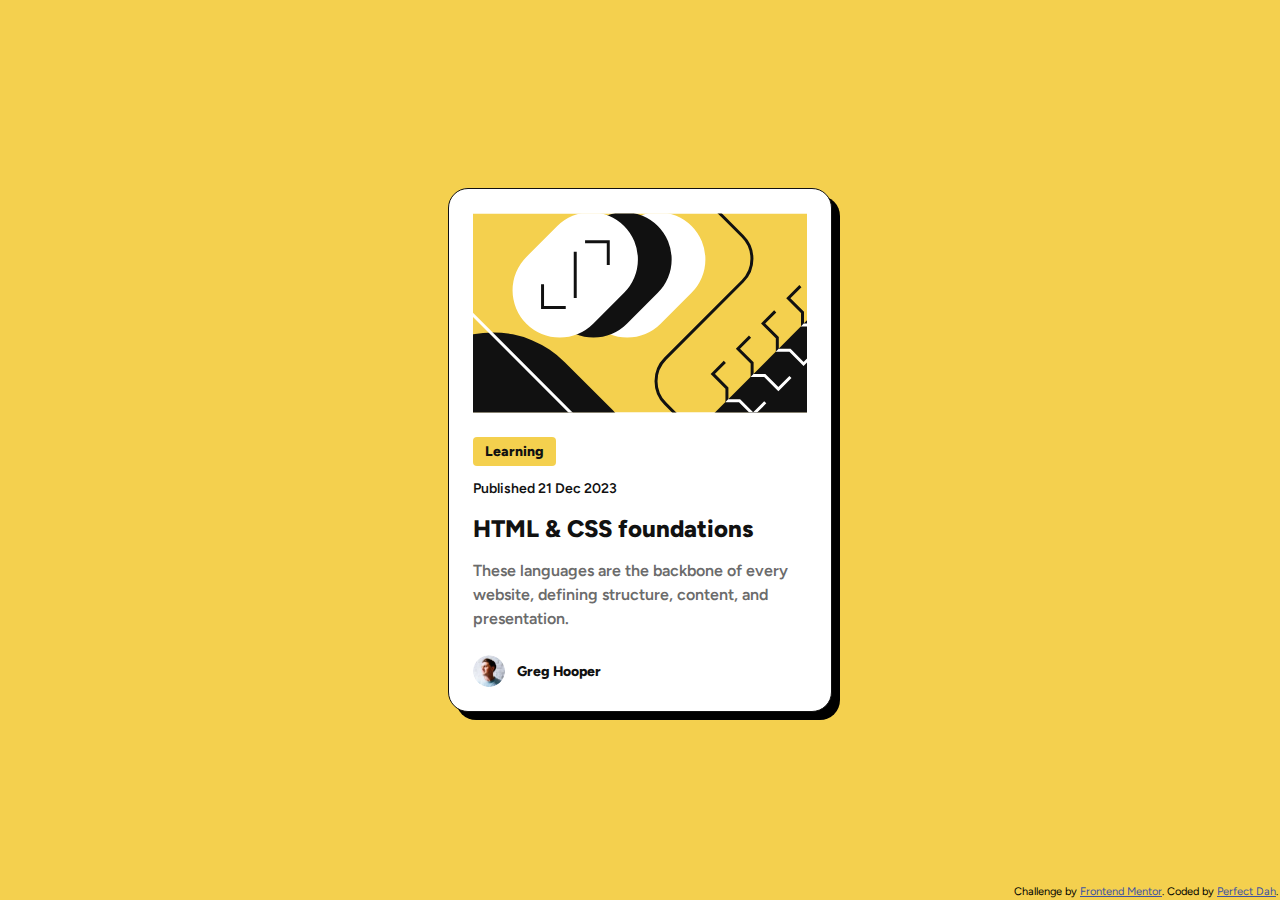
<file: blog-preview-card/index.html>
<!DOCTYPE html>
<html lang="en">
  <head>
    <meta charset="UTF-8" />
    <meta name="viewport" content="width=device-width, initial-scale=1.0" />
    <!-- displays site properly based on user's device -->

    <link
      rel="icon"
      type="image/png"
      sizes="32x32"
      href="./assets/images/favicon-32x32.png"
    />
    <link rel="stylesheet" href="styles.css" />
    <title>Frontend Mentor | Blog preview card</title>
  </head>
  <body>
    <main>
      <img
        id="illustration-article"
        src="assets/images/illustration-article.svg" alt="illustration"
      />
      <div class="content">
        <p class="category">Learning</p>

        <p class="published">Published 21 Dec 2023</p>

        <h1 class="title">HTML & CSS foundations</h1>

        <div class="description">
          <p>
            These languages are the backbone of every website, defining
            structure, content, and presentation.
          </p>
        </div>
      </div>
      <div class="author">
        <img src="assets/images/image-avatar.webp"  alt="image-avatar"/>
        <p>Greg Hooper</p>
      </div>
    </main>
    <footer>
    <div class="attribution">
      Challenge by
      <a href="https://www.frontendmentor.io?ref=challenge" target="_blank"
        >Frontend Mentor</a
      >. Coded by
      <a href="https://github.com/Perfect-Patience" target="_blank"
        >Perfect Dah</a
      >.
    </div>
  </footer>
  </body>
</html>
</file>
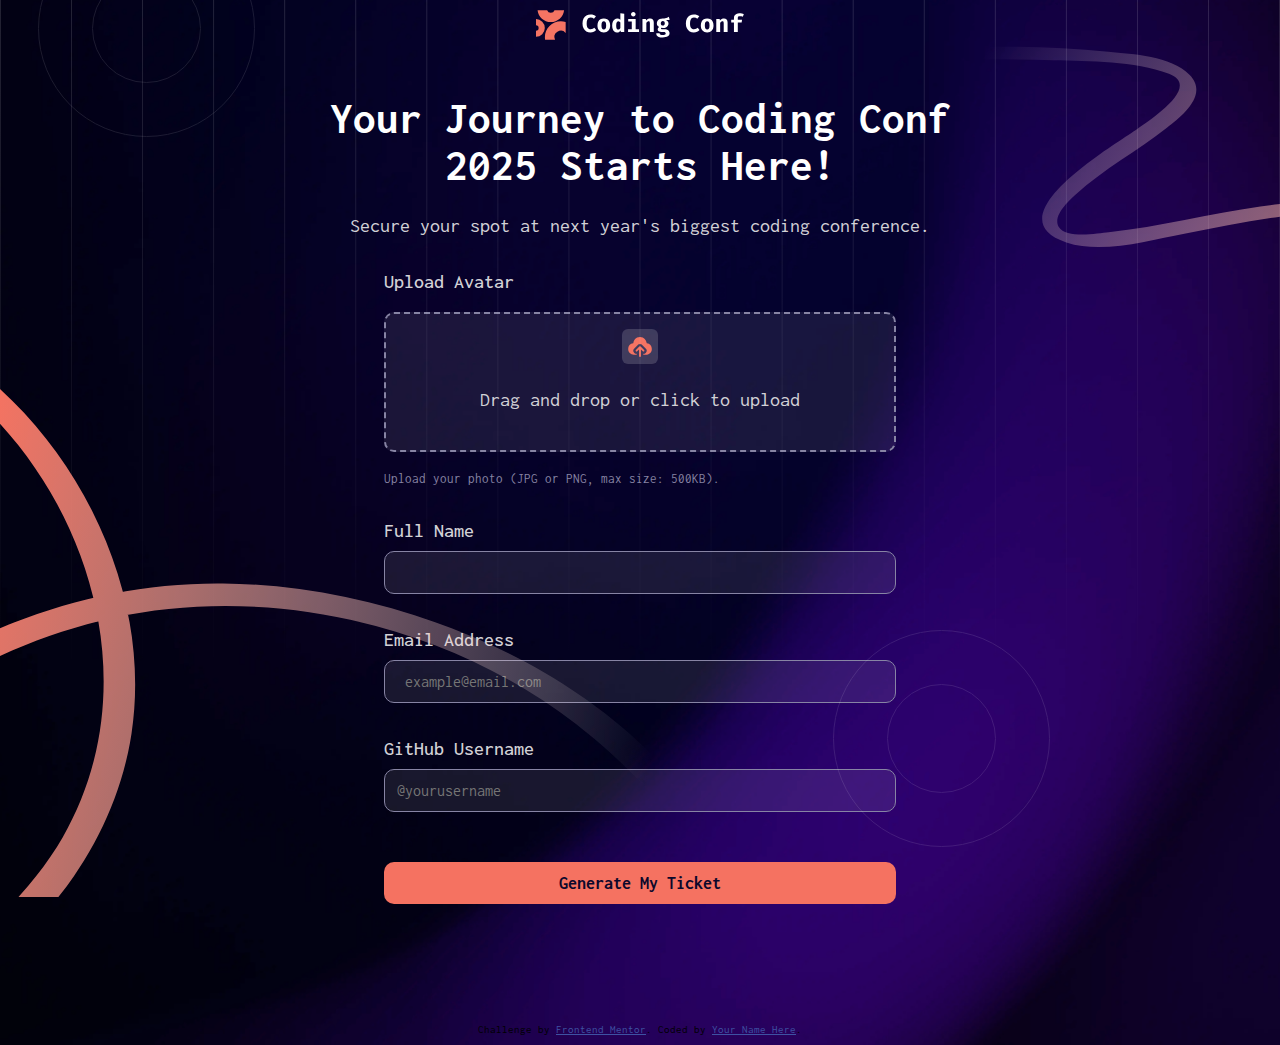
<file: conference-ticket-generator/index.html>
<!DOCTYPE html>
<html lang="en">
  <head>
    <meta charset="UTF-8" />
    <meta name="viewport" content="width=device-width, initial-scale=1.0" />
    <!-- displays site properly based on user's device -->

    <link
      rel="icon"
      type="image/png"
      sizes="32x32"
      href="./assets/images/favicon-32x32.png"
    />
    <link rel="stylesheet" href="styles.css" />
    <title>Frontend Mentor | Conference ticket generator</title>

    <!-- Feel free to remove these styles or customise in your own stylesheet 👍 -->
    <style>
      .attribution {
        font-size: 11px;
        text-align: center;
      }
      .attribution a {
        color: hsl(228, 45%, 44%);
      }
    </style>
  </head>
  <body>
    <header>
      <img src="assets/images/logo-full.svg" alt="logo" />
    </header>
    <main>
      <div class="O-hidden abs">
        <img src="assets/images/pattern-lines.svg" alt="design" />
      </div>
      <div class="abs">
        <img src="assets/images/pattern-circle.svg" alt="design" />
      </div>
      <div class=" abs">
        <img src="assets/images/pattern-circle.svg" alt="design" />
      </div>

      <div class="abs">
        <img
          src="assets/images/pattern-squiggly-line-top.svg"
          alt="design"
        />
      </div>
     
      <!-- <img src="" alt="" class="abs"> -->
      <section id="form-section">
        <!-- Form starts -->

        <h2>Your Journey to Coding Conf 2025 Starts Here!</h2>
        <p class="subtitle">
          Secure your spot at next year's biggest coding conference.
        </p>
        <form id="ticket-form">
          <div class="form-group">
            <p class="form-label">Upload Avatar</p>
            <div id="avatar-dropbox">
              <label for="avatar">
                <div class="upload-logo">
                  <img src="assets/images/icon-upload.svg" alt="upload image" />
                </div>
                <input type="file" id="avatar" accept="image/*" hidden />

                <p>Drag and drop or click to upload</p>
              </label>
            </div>
            <p class="caution-txt">
              Upload your photo (JPG or PNG, max size: 500KB).
            </p>
          </div>
          <div class="form-group">
            <label for="name " class="form-label"> Full Name </label>
            <input id="name" />
          </div>
          <div class="form-group">
            <label for="email" class="form-label"> Email Address </label>
            <input type="email" id="email" placeholder=" example@email.com" />
          </div>
          <div class="form-group">
            <label for="git-username" class="form-label">
              GitHub Username
            </label>
            <input id="git-username" placeholder="@yourusername" />
          </div>
          <div class="form-group"></div>

          <input type="submit" value="Generate My Ticket" />
        </form>
        <!-- Form ends -->
      </section>
      <section id="ticket" hidden>
        <!-- Generated tickets starts -->

        Congrats,
        <!-- Full Name -->! Your ticket is ready. We've emailed your ticket to
        <!-- Email Address -->
        and will send updates in the run up to the event. Coding Conf Jan 31,
        2025 / Austin, TX

        <!-- Generated tickets ends --->
      </section>
     
    </main>
    <div class=" hide">
      <img
        src="assets/images/pattern-squiggly-line-bottom.svg"
        alt="design"
      />
    </div>
    <div class="attribution">
      Challenge by
      <a href="https://www.frontendmentor.io?ref=challenge">Frontend Mentor</a>.
      Coded by <a href="#">Your Name Here</a>.
    </div>
  </body>
</html>
</file>
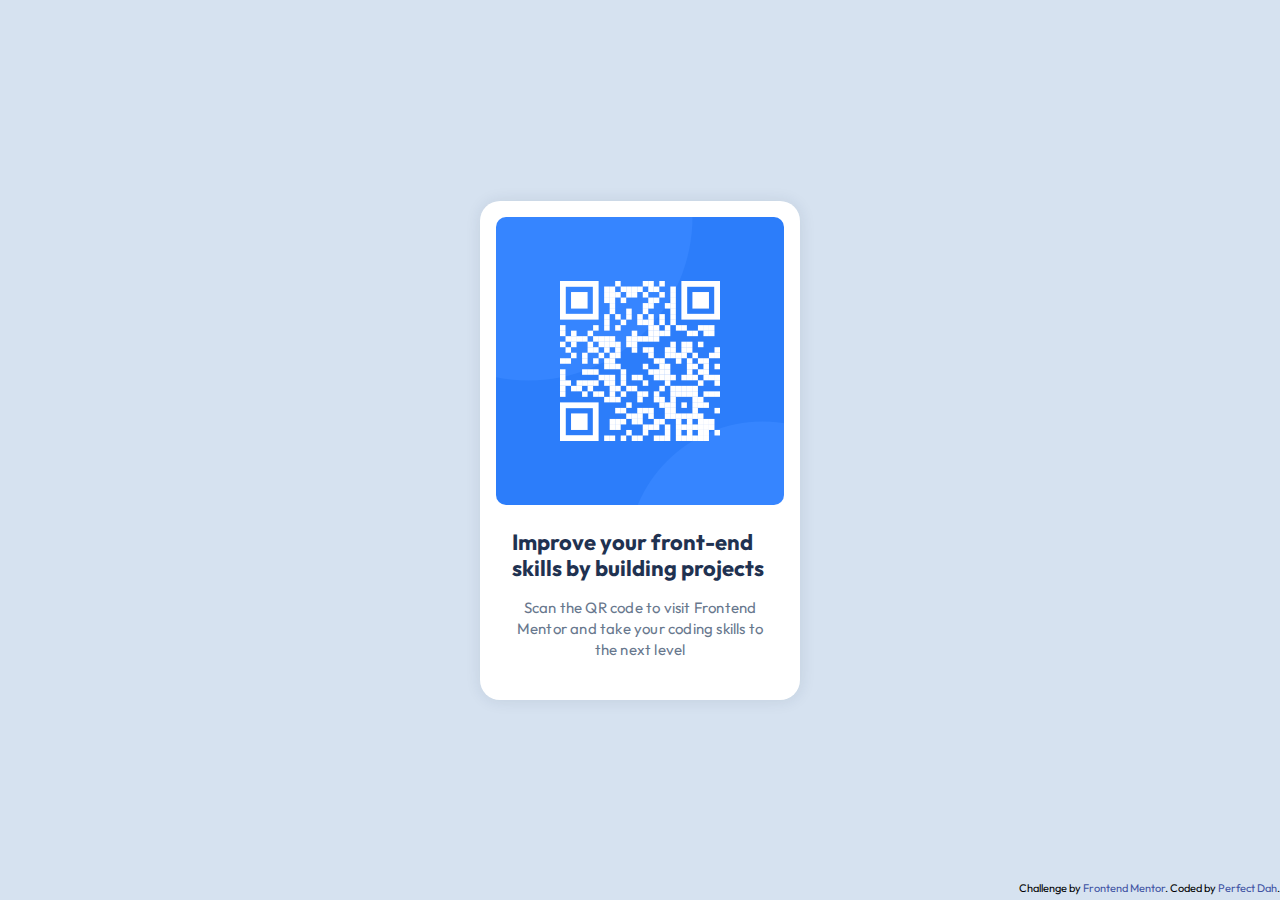
<file: qr-code-component/index.html>
<!DOCTYPE html>
<html lang="en">
  <head>
    <meta charset="UTF-8" />
    <meta name="viewport" content="width=device-width, initial-scale=1.0" />
    <!-- displays site properly based on user's device -->
    <link rel="preconnect" href="https://fonts.googleapis.com" />
    <link rel="preconnect" href="https://fonts.gstatic.com" crossorigin />
    <link
      href="https://fonts.googleapis.com/css2?family=Outfit:wght@100..900&display=swap"
      rel="stylesheet"
    />
    <link
      rel="icon"
      type="image/png"
      sizes="32x32"
      href="./images/favicon-32x32.png"
    />
    <link rel="stylesheet" href="styles.css" />

    <title>Frontend Mentor | QR code component</title>

    
  </head>
  <body>
    <main class="container">
      <img src="./images/image-qr-code.png" alt="QR-CODE" />
      <div class="text">
        <h1 class="primary-text">
          Improve your front-end skills by building projects
        </h1>
        <p class="secondary-text">
          Scan the QR code to visit Frontend Mentor and take your coding skills
          to the next level
        </p>
      </div>
    </main>

    <footer class="attribution">
    Challenge by <a href="https://www.frontendmentor.io?ref=challenge" target="_blank">Frontend Mentor</a>. 
    Coded by <a href="https://github.com/Perfect-Patience">Perfect Dah</a>.
    </footer>
  </body>
</html>
</file>
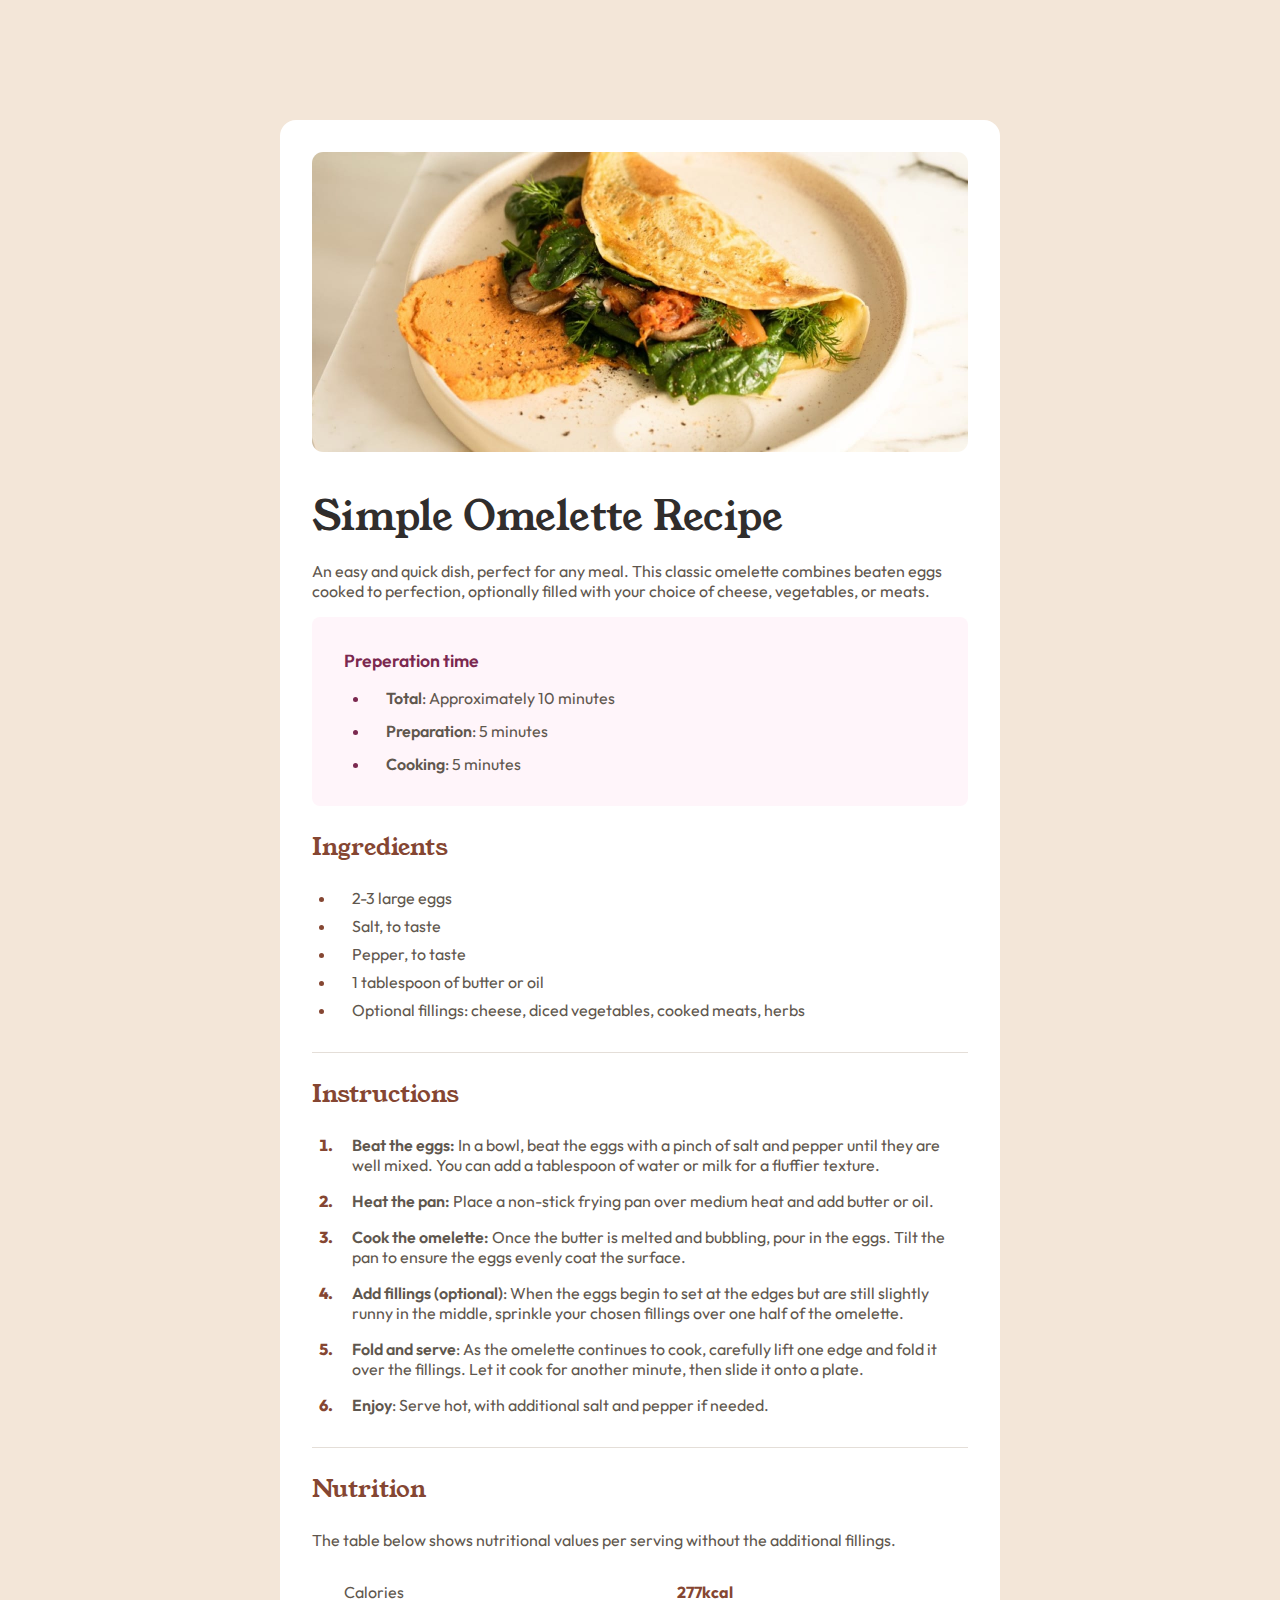
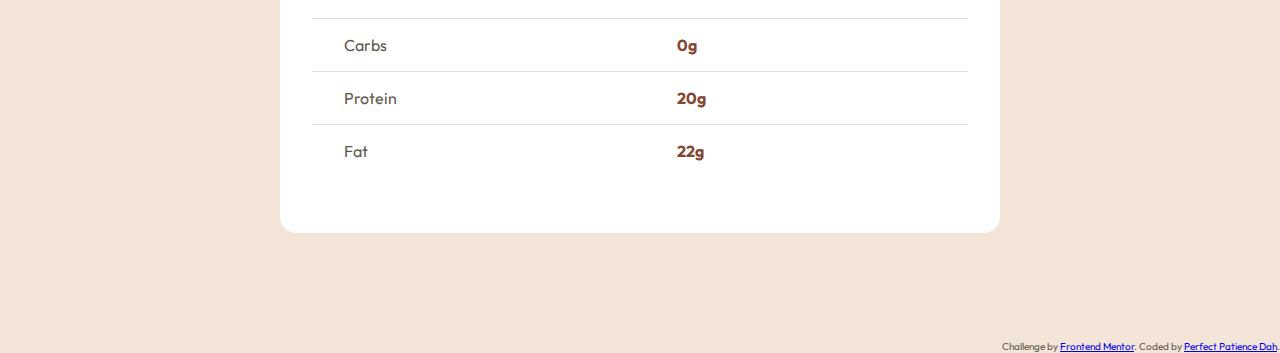
<file: recipe-page/index.html>
<!DOCTYPE html>
<html lang="en">
  <head>
    <meta charset="UTF-8" />
    <meta name="viewport" content="width=device-width, initial-scale=1.0" />
    <!-- displays site properly based on user's device -->

    <link
      rel="icon"
      type="image/png"
      sizes="32x32"
      href="./assets/images/favicon-32x32.png"
    />

    <title>Frontend Mentor | Recipe page</title>
    <link rel="stylesheet" href="styles.css" />
  </head>
  <body>
    <main>
      <section>
        <img src="assets/images/image-omelette.jpeg" />
        <h1>Simple Omelette Recipe</h1>
        <p>
          An easy and quick dish, perfect for any meal. This classic omelette
          combines beaten eggs cooked to perfection, optionally filled with your
          choice of cheese, vegetables, or meats.
        </p>
        <div class="prep">
          <h2>Preperation time</h2>
          <ul>
            <li><span>Total</span>: Approximately 10 minutes</li>
            <li><span>Preparation</span>: 5 minutes</li>
            <li><span>Cooking</span>: 5 minutes</li>
          </ul>
        </div>
      </section>
      <section class="ingredients">
        <h2>Ingredients</h2>
        <ul>
          <li>2-3 large eggs</li>
          <li>Salt, to taste</li>
          <li>Pepper, to taste</li>
          <li>1 tablespoon of butter or oil</li>
          <li>
            Optional fillings: cheese, diced vegetables, cooked meats, herbs
          </li>
        </ul>
      </section>
      <section class="instructions">
        <h2>Instructions</h2>
        <ol>
          <li>
            <span>Beat the eggs:</span> In a bowl, beat the eggs with a pinch of
            salt and pepper until they are well mixed. You can add a tablespoon
            of water or milk for a fluffier texture.
          </li>
          <li>
            <span>Heat the pan:</span> Place a non-stick frying pan over medium
            heat and add butter or oil.
          </li>
          <li>
            <span>Cook the omelette:</span> Once the butter is melted and
            bubbling, pour in the eggs. Tilt the pan to ensure the eggs evenly
            coat the surface.
          </li>
          <li>
            <span>Add fillings (optional)</span>: When the eggs begin to set at
            the edges but are still slightly runny in the middle, sprinkle your
            chosen fillings over one half of the omelette.
          </li>
          <li>
            <span>Fold and serve</span>: As the omelette continues to cook,
            carefully lift one edge and fold it over the fillings. Let it cook
            for another minute, then slide it onto a plate.
          </li>
          <li>
            <span>Enjoy</span>: Serve hot, with additional salt and pepper if
            needed.
          </li>
        </ol>
      </section>
      <section class="nutrition">
        <h2>Nutrition</h2>
        <p>
          The table below shows nutritional values per serving without the
          additional fillings.
        </p>
        <table>
          <thead>
            <tr>
              <th>Calories</th>
              <th>277kcal</th>
            </tr>
          </thead>
          <tbody>
            <tr>
              <td>Carbs</td>
              <td>0g</td>
            </tr>
            <tr>
              <td>Protein</td>
              <td>20g</td>
            </tr>
            <tr>
              <td>Fat</td>
              <td>22g</td>
            </tr>
          </tbody>
        </table>
      </section>
    </main>

    <footer>
      <div class="attribution">
        Challenge by
        <a href="https://www.frontendmentor.io?ref=challenge" target="_blank"
          >Frontend Mentor</a
        >. Coded by <a href="https://github.com/Perfect-Patience">Perfect Patience Dah</a>.
      </div>
    </footer>
  </body>
</html>
</file>
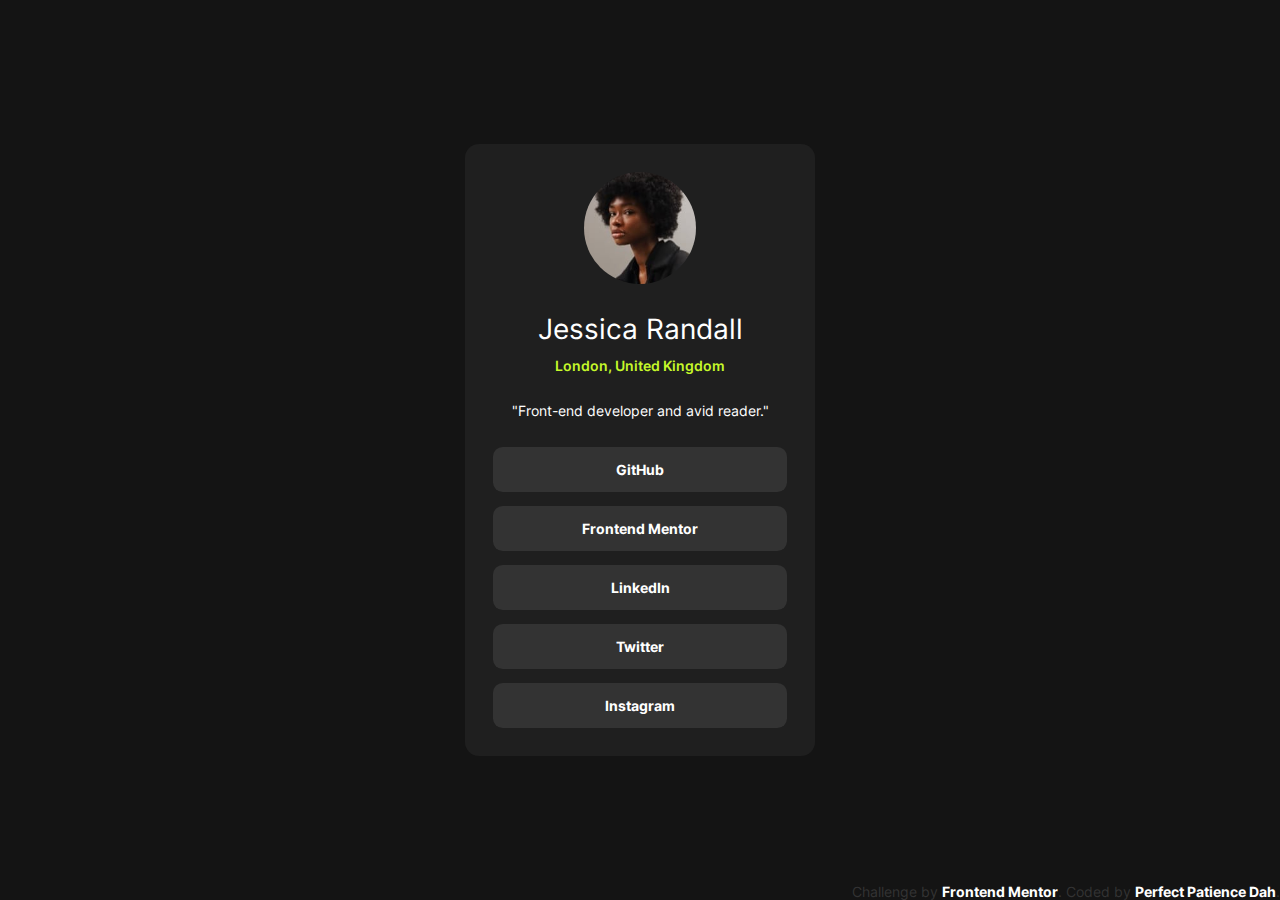
<file: social-links-profile/index.html>
<!DOCTYPE html>
<html lang="en">
  <head>
    <meta charset="UTF-8" />
    <meta name="viewport" content="width=device-width, initial-scale=1.0" />
    <!-- displays site properly based on user's device -->

    <link
      rel="icon"
      type="image/png"
      sizes="32x32"
      href="./assets/images/favicon-32x32.png"
    />

    <link rel="stylesheet" href="styles.css" />

    <title>Frontend Mentor | Social links profile</title>

    <!-- Feel free to remove these styles or customise in your own stylesheet 👍 -->
  </head>
  <body>
    <main>
      <div class="container">
        <img src="assets/images/avatar-jessica.jpeg" alt="a picture of a woman" />
        <div>
        <h1>Jessica Randall</h1>
        <p>London, United Kingdom</p>
      </div>
        <p>"Front-end developer and avid reader."</p>
        <div class="social-media">
          <a href="#" class="button">
            <div>GitHub</div> </a
          ><a href="#" class="button">
            <div>Frontend Mentor</div> </a
          ><a href="#" class="button">
            <div>LinkedIn</div> </a
          ><a href="#" class="button">
            <div>Twitter</div> </a
          ><a href="#" class="button">
            <div>Instagram</div>
          </a>
        </div>
      </div>
      <div class="attribution">
        Challenge by
        <a href="https://www.frontendmentor.io?ref=challenge" target="_blank"
          >Frontend Mentor</a
        >. Coded by
        <a href="https://github.com/Perfect-Patience">Perfect Patience Dah</a>.
      </div>
    </main>

  </body>
</html>
</file>
<file: blog-preview-card/styles.css>
@font-face {
  font-family: "figtree";
  src: url(assets/fonts/Figtree-VariableFont_wght.ttf);
}

@font-face {
  font-family: "figtree-extra-bold";
  src: url(assets/fonts/static/Figtree-ExtraBold.ttf);
}

@font-face {
  font-family: "figtree-medium";
  src: url(assets/fonts/static/Figtree-SemiBold.ttf);
}

:root {
  --white: #ffffff;
  --gray-950: #111111;
  --gray-500: #6b6b6b;
  --yellow: #f4d04e;
  --text-preset3-line-height: 150%;
  --text-preset3-letter-spacing: 0px;
  --text-preset3-font-size: 14px;

  --text-preset2-line-height: 150%;
  --text-preset2-letter-spacing: 0px;
  --text-preset2-font-size: 16px;

  --text-preset1-line-height: 150%;
  --text-preset1-letter-spacing: 0px;
  --text-preset1-font-size: 24px;
}

* {
  padding: 0;
  margin: 0;
  box-sizing: border-box;
}
body {
  background-color: var(--yellow);
  font-family: figtree;
  height: 100vh;
  width: 100vw;
  display: flex;
  align-items: center;
  justify-content: center;
}

main {
  background-color: var(--white);
  padding: 24px;
  border-radius: 20px;
  /* width: clamp( 327px, 12vw,384px); */
  width: clamp(327px, 0.75vw, 384px);
  width: 384px;
  height: fit-content;
  display: grid;
  row-gap: 24px;
  box-shadow: 8px 8px 0;
  border: 1px solid var(--gray-950);
}
.content {

  height: fit-content;
  display: grid;
  row-gap: 12px;
}
#illustration-article, .content{
    width: fit-content;
}
#illustration-article {
  height: 200px;
  /* width: 336px; */
}

.category {
  background-color: var(--yellow);
  padding: 4px 12px;
  border-radius: 4px;
  width: fit-content;
  color: var(--gray-950);
  line-height: var(--text-preset3-line-height);
  letter-spacing: var(--text-preset3-letter-spacing);
}
.category,
.title,
.author p {
  font-family: figtree-extra-bold;
}
.published {
    width: fit-content;
  color: var(--gray-950);
  line-height: var(--text-preset3-line-height);
  letter-spacing: var(--text-preset3-letter-spacing);
}

.published,
.category {
  font-size: clamp(12px, 3vw, var(--text-preset3-font-size));
}

.title {
  color: var(--gray-950);
  font-size: clamp(20px, 5.3vw, var(--text-preset1-font-size));
  line-height: var(--text-preset1-line-height);
  letter-spacing: var(--text-preset1-letter-spacing);
}

.title:hover {
  cursor: pointer;
  color: var(--yellow);
}

.description {
  color: var(--gray-500);
  width: inherit;
  height: fit-content;
}

.description p {
  font-size: clamp(14px, 3.5vw, 16px);
  line-height: var(--text-preset2-line-height);
  letter-spacing: var(--text-preset2-letter-spacing);
}

.author {
  display: flex;
  align-items: center;
  gap: 12px;
  width: fit-content;
  height: fit-content;
}

.author img {
  width: 32px;
  height: 32px;
  border-radius: 100%;
}

.author p {
  color: var(--gray-950);
  font-size: var(--text-preset3-font-size);
  line-height: var(--text-preset3-line-height);
  letter-spacing: var(--text-preset3-letter-spacing);
  width: auto;
}

.published,
.description {
  font-family: figtree-medium;
}

.attribution {
  position: absolute;
  right: 2px;
  bottom: 2px;
  font-size: 11px;
}
.attribution a {
  color: hsl(228, 45%, 44%);
}
</file>
<file: conference-ticket-generator/styles.css>
@font-face {
    font-family: "inconsolata" ;
    src: url(assets/fonts/Inconsolata-VariableFont_wdth\,wght.ttf);
}
:root{

    --transparent-color: rgba(255, 255, 255, 0.089);
    --neutral-0: hsl(0, 0%, 100%);
    --neutral-300: hsl(252, 6%, 83%);
    --neutral-500: hsl(245, 15%, 58%);
    --neutral-700: hsl(245, 19%, 35%);
    --neutral-900: hsl(248, 70%, 10%);

    --orange-500: hsl(7, 88%, 67%);
    --orange-700: hsl(7, 71%, 60%);

    
}

*{
    margin: 0;
    padding: 0;
    box-sizing: border-box;
    font-family: "inconsolata";
    
}

body{
    padding: 10px 0;
    width: 100vw;
    display: flex;
    align-items: center;
    flex-direction: column;
    justify-content: center;
    background-image:url(assets/images/background-desktop.png) ;
    background-repeat: no-repeat;
    background-size: cover;
    background-position: center center;
    height: 100%;
    overflow-x: hidden;
}

header{
height: 35px;
}

main{
    padding-top: 50px;
    display: flex;
    justify-content: center;
    flex-direction: column;
    align-items: center;
    
}

#form-section{
    text-align: center;
    max-width: 65%;
    
}


#form-section h2{
    color: var(--neutral-0);
    font-size: 2.8rem;
}
.subtitle{
    font-size: 20px;
    margin: 1.6rem 0;
    color: var(--neutral-300);
    font-weight: 400;
}
#ticket-form{
    width: 76%;
    margin: auto;
    text-align: left;
    display: grid;
    gap: 15px;
    margin-bottom: 100px;
    z-index: 1000;
}


#avatar-dropbox{
    margin: 10px 0;
    border-radius: 10px;
    width: 100%;
    height: 140px;
    border: dashed var(--neutral-500) 2px;
    padding: 15px;
    background-color:rgba(255, 255, 255, 0.082);
}

#avatar-dropbox label{
    display: flex;
    align-items: center;
    flex-direction: column;
    gap: 25px;
    color: var(--neutral-300);
}

#avatar-dropbox label p{
    font-size: 20px;
}

.upload-logo{
    width: 2.2rem;
    height: 2.2rem;
    padding: 0.15rem;
    background-color: rgba(255, 255, 255, 0.164);
    border-radius: 6px;
}

.upload-logo img{
    width: 100%;
    height: 100%;
    object-fit: cover;

}

#avatar-dropbox p{
    font-size: small;
}

.caution-txt{
font-size: small;
    color: var(--neutral-500);
}

.form-group{
    margin-bottom: 10px;
    display: flex;
    flex-direction: column;
    gap: 10px;
}
.form-group input{
    width: 100%;
    padding: 12px;
    background-color: var(--transparent-color);
    border: solid var(--neutral-500) 1px;
    outline: none;
    box-shadow: none;
    border-radius: 10px;
    font-size: 1rem;
    color: var(--neutral-300);
    

    
}

.form-label{
    font-weight: 500;
    font-size: 20px;
    color: var(--neutral-300);
    margin-top: 10px;
}

Input[type="submit"]{
    width: 100%;
    background-color: var(--orange-500);
    font-size: 1.1rem;
    padding: 12px;
    border: none;
    border-radius: 10px;
    color: var(--neutral-900);
    font-weight: 700;
    margin-bottom: 20px;
    
}
.abs{
    position: absolute;
    overflow: hidden;
}

.abs:nth-of-type(1){
    top: 0;
    left: 0;
}

.O-hidden{
    overflow: hidden;
    width: 100vw;
}

.O-hidden img{
    width: 100%;
    
}
 
.abs:nth-of-type(2){
    top: -80px;
    left: 3vw;
}

.abs:nth-of-type(3){
    top: 70vh;
    right: 18vw;
}

.abs:nth-of-type(4){
    top: 40px;
    right: 0;
}


.hide{
    position: fixed;
    height: auto;
    width: auto;
    left: 0;
    bottom: 0;
    overflow: hidden;
}

.abs:nth-last-of-type(5) img{
height: 100%;
object-fit: cover;
width: 100%;
}
</file>
<file: qr-code-component/styles.css>
:root{
    --white: hsl(0, 0%, 100%);
    --slate-300: hsl(212, 45%, 89%);
    --slate-500: hsl(216, 15%, 48%);
    --slate-900: hsl(218, 44%, 22%);
}

*{
    box-sizing: border-box;
    padding: 0;
    margin: 0;
}

body{
    height: 100vh;
    width: 100vw;
    background-color: var(--slate-300);
    font-family: "Outfit", serif;
    display: flex;
}

.container{
    background-color: var(--white);
    width: 320px;
    height: 499px;
    min-width: 290px;
    padding: 16px 16px 40px 16px;
    border-radius: 20px;
    margin: auto;
    box-shadow: 0.5px 0.5px 15px 0.5px rgba(31, 49, 79, 0.1);
}


.container img{
    width: 100%;
    border-radius: 10px;
    margin-bottom: 20px;
}


.container p{
    text-align: center;
    
}

.text{
    padding:  0 16px;
}

.primary-text{
    color: var(--slate-900);
    font-size: 22px;
    font-weight: 700;
    line-height: 120%;
    letter-spacing: 0px;
}


.secondary-text{
    margin-top: 16px;
    color: var(--slate-500);
    font-size: 15px;
    line-height: 140%;
    letter-spacing:0.2px ;
    font-weight: 400;
}

.attribution {
    font-size: 11px;
    text-align: center;
    position: absolute;
    bottom: 5px;
    right: 0;
}

.attribution a{
    color: hsl(228, 45%, 44%);
    text-decoration:solid;
}
</file>
<file: recipe-page/styles.css>
:root {
  --white: hsl(0, 0%, 100%);
  --stone-100: hsl(30, 54%, 90%);
  --stone-150: hsl(30, 18%, 87%);
  --stone-600: hsl(30, 10%, 34%);
  --stone-900: hsl(24, 5%, 18%);
  --brown-800: hsl(14, 45%, 36%);
  --rose-800: hsl(332, 51%, 32%);
  --rose-50: hsl(330, 100%, 98%);
}

@font-face {
  font-family: "Outfit";
  src: url("assets/fonts/outfit/Outfit-VariableFont_wght.ttf")
    format("truetype");
}
@font-face {
  font-family: "young serif";
  src: url("assets/fonts/young-serif/YoungSerif-Regular.ttf") format("truetype");
}

* {
  margin: 0;
  padding: 0;
  box-sizing: border-box;
}

body {
  background-color: var(--stone-100);
  color: var(--stone-600);
  width: 100vw;
  display: flex;
  align-items: center;
  justify-content: center;
  padding: 7.5rem 0;
  position: relative;
  font-family: "Outfit";
}

main {
  max-width: 45rem;
  padding: 2rem;
  background-color: var(--white);
  border-radius: 1rem;
}

main section:nth-of-type(1) > div {
  padding: 2rem;
  background-color: var(--rose-50);
  border-radius: 0.5rem;
}

.prep h2 {
  font-weight: 600;
  color: var(--rose-800);
  font-size: 1.1rem;
}

.prep ul {
  font-family: "Outfit";
  margin-top: 1rem;
  padding-left: 1.6rem;
  font-size: 16px;
  display: grid;
  gap: 0.8rem;
}
main span {
  font-weight: 600;
}

.prep li {
  padding-left: 1rem;
}

.prep li::marker {
  color: var(--rose-800);
}

main section:nth-of-type(1) img {
  width: 100%;
  height: auto;
  border-radius: 0.7rem;
  margin-bottom: 2rem;
}

h1 {
  font-family: "young serif";
  font-weight: 400;
  font-size: 2.5rem;
  margin-bottom: 1rem;
  color: var(--stone-900);
}

p {
  font-family: "Outfit";
  font-size: 16px;
  margin-bottom: 1rem;
}

section > h2 {
  font-family: "young serif";
  color: var(--brown-800);
  font-weight: 400;
}

section {
  margin-bottom: 1.5rem;
}

.ingredients,
.instructions {
  border-bottom: solid 1px var(--stone-150);
  padding-bottom: 2rem;
}

.ingredients ul {
  font-family: "Outfit";
  margin-top: 1.5rem;
  padding-left: 1.5rem;
  display: grid;
  gap: 0.5rem;
}

.ingredients li {
  padding-left: 1rem;
}

.ingredients li::marker {
  color: var(--brown-800);
}

.instructions ol {
  margin-top: 1.5rem;
  padding-left: 1.5rem;
  display: grid;
  gap: 1rem;
}

.instructions li {
  padding-left: 1rem;
}

.instructions li::marker {
  color: var(--brown-800);
  font-weight: 800;
}

.nutrition h2 {
  margin-bottom: 1.5rem;
}

.nutrition table {
  width: 100%;
  border-collapse: collapse;
}
thead th {
  font-weight: unset;
  text-align: left;
  padding: 1rem 2rem;
}

tbody tr {
  border-top: solid 0.7px var(--stone-150);
}

tr td:nth-of-type(2), tr th:nth-of-type(2){
    font-weight: 700;
    color: var(--brown-800)
}

td {
  padding: 1rem 2rem;
}

footer {
  position: absolute;
  bottom: 0;
  right: 0;
  font-size: x-small;
}


/* Responsive design */

@media screen and (max-width: 600px) {
  body {
    padding:0;
  }

  main {
    max-width: 100%;
    padding: 1rem;
  }

  /* .prep ul {
    grid-template-columns: 1fr;
    gap: 0;
  } */
/* 
  .ingredients ul,
  .instructions ol {
    grid-template-columns: 1fr;
    gap: 0;
  } */

  /* .nutrition table {
    width: 100%;
  } */
}
</file>
<file: social-links-profile/styles.css>
@font-face{
    font-family: 'Inter';
    src: url('assets/fonts/Inter-VariableFont_slnt\,wght.ttf') format('truetype');
}



:root{
    --grey-dark:hsl(0, 0%, 8%);
    --green: hsl(75, 94%, 57%);
    --grey-middle: hsl(0, 0%, 12%);
    --grey-light: hsl(0, 0%, 20%);
    --white: hsl(0, 0%, 100%);
}

html {
    font-size: 14px;
}
*{
    box-sizing: border-box;
    margin: 0;
    padding: 0;
    font-family: 'Inter', sans-serif;
}

main{
    width: 100vw;
    height: 100vh;
    background-color: var(--grey-dark);
    display: flex;
    align-items: center;
    justify-content: center;

}

.container{
   width: 25rem;
   height: fit-content;
   background-color: var(--grey-middle);
   display: flex;
   flex-direction: column;
   align-items: center;
   gap: 2rem;
   border-radius: 1rem;
   padding: 2rem;
   color: var(--white);
}

.container img{
    width: 8rem;
    height: 8rem;
    border-radius: 50%;
    object-fit: cover;

}

.social-media{
    width: 100%;
    display: flex;
    flex-direction: column;
    gap: 1rem;
}
a {
    text-decoration: none;
    color: var(--white);
    font-weight: 700;
    width: 100%;

}

h1{
    font-size: 2rem;
    font-weight: 400;
    margin-bottom: .8rem;
}
 .container div p{
    color: var(--green);
    text-align: center;
    font-weight: 600;
}

p{
    color: var(--white);
    font-weight: 400;
    text-align: center;
}

.button div{

    width: inherit;
     /* height: 2.8rem; */
    background-color: var(--grey-light);
    text-align: center;
    padding: 1rem;
    border-radius: .7rem;
}

.button div:hover{
    background-color: var(--green);
    color: var(--grey-middle);
}

.attribution{
    position: absolute;
    bottom: 0;
    right: 0;
    color: var(--grey-light)
}


/* Responsive design */
@media screen and (max-width: 375px){
    .container{
        width: 90%;
        padding: 2rem;
    }

    .attribution{
        font-size:.8rem;
    }

  

}
</file>
